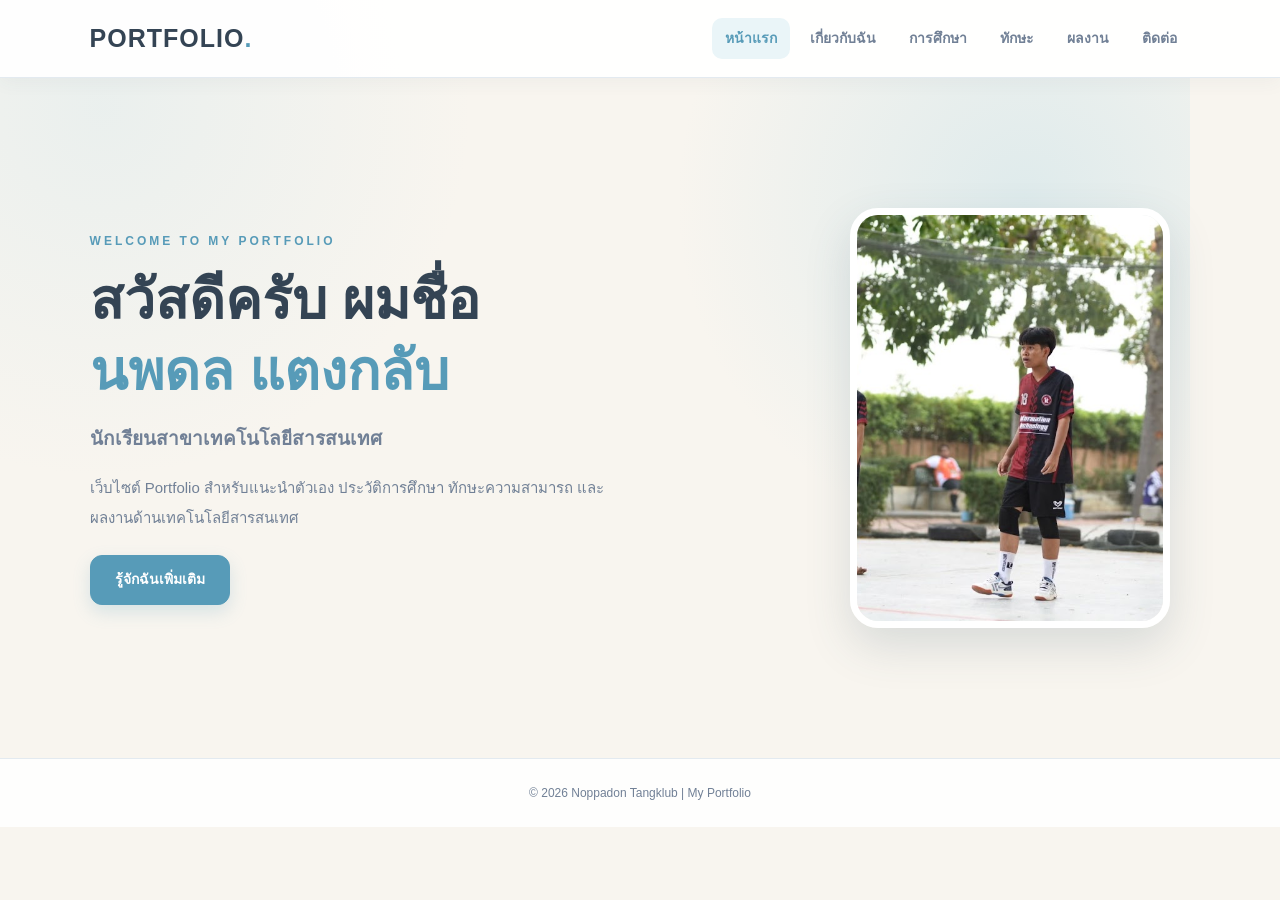
<file: index.html>
<!DOCTYPE html>
<html lang="th">
<head>
    <meta charset="UTF-8">
    <meta name="viewport" content="width=device-width, initial-scale=1.0">
    <title>Portfolio | Noppadon</title>
    <link rel="stylesheet" href="style.css">
</head>
<body>

    <!-- เมนูเว็บไซต์ -->
    <header>
        <div class="logo">PORTFOLIO<span>.</span></div>

        <nav>
            <a href="index.html" class="active">หน้าแรก</a>
            <a href="about.html">เกี่ยวกับฉัน</a>
            <a href="education.html">การศึกษา</a>
            <a href="skills.html">ทักษะ</a>
            <a href="projects.html">ผลงาน</a>
            <a href="contact.html">ติดต่อ</a>
        </nav>
    </header>

    <!-- หน้าแรก -->
    <main class="hero">

        <div class="hero-text">
            <p class="welcome">WELCOME TO MY PORTFOLIO</p>

            <h1>
                สวัสดีครับ ผมชื่อ<br>
                <span>นพดล แตงกลับ</span>
            </h1>

            <h2>นักเรียนสาขาเทคโนโลยีสารสนเทศ</h2>

            <p class="description">
                เว็บไซต์ Portfolio สำหรับแนะนำตัวเอง
                ประวัติการศึกษา ทักษะความสามารถ
                และผลงานด้านเทคโนโลยีสารสนเทศ
            </p>

            <a href="about.html" class="btn">รู้จักฉันเพิ่มเติม</a>
        </div>

        <!-- รูปโปรไฟล์ -->
        <div class="hero-image">
            <img src="1.jpg" alt="รูปโปรไฟล์" class="profile-photo">
        </div>

    </main>

    <!-- ส่วนท้าย -->
    <footer>
        <p>© 2026 Noppadon Tangklub | My Portfolio</p>
    </footer>

</body>
</html>
</file>
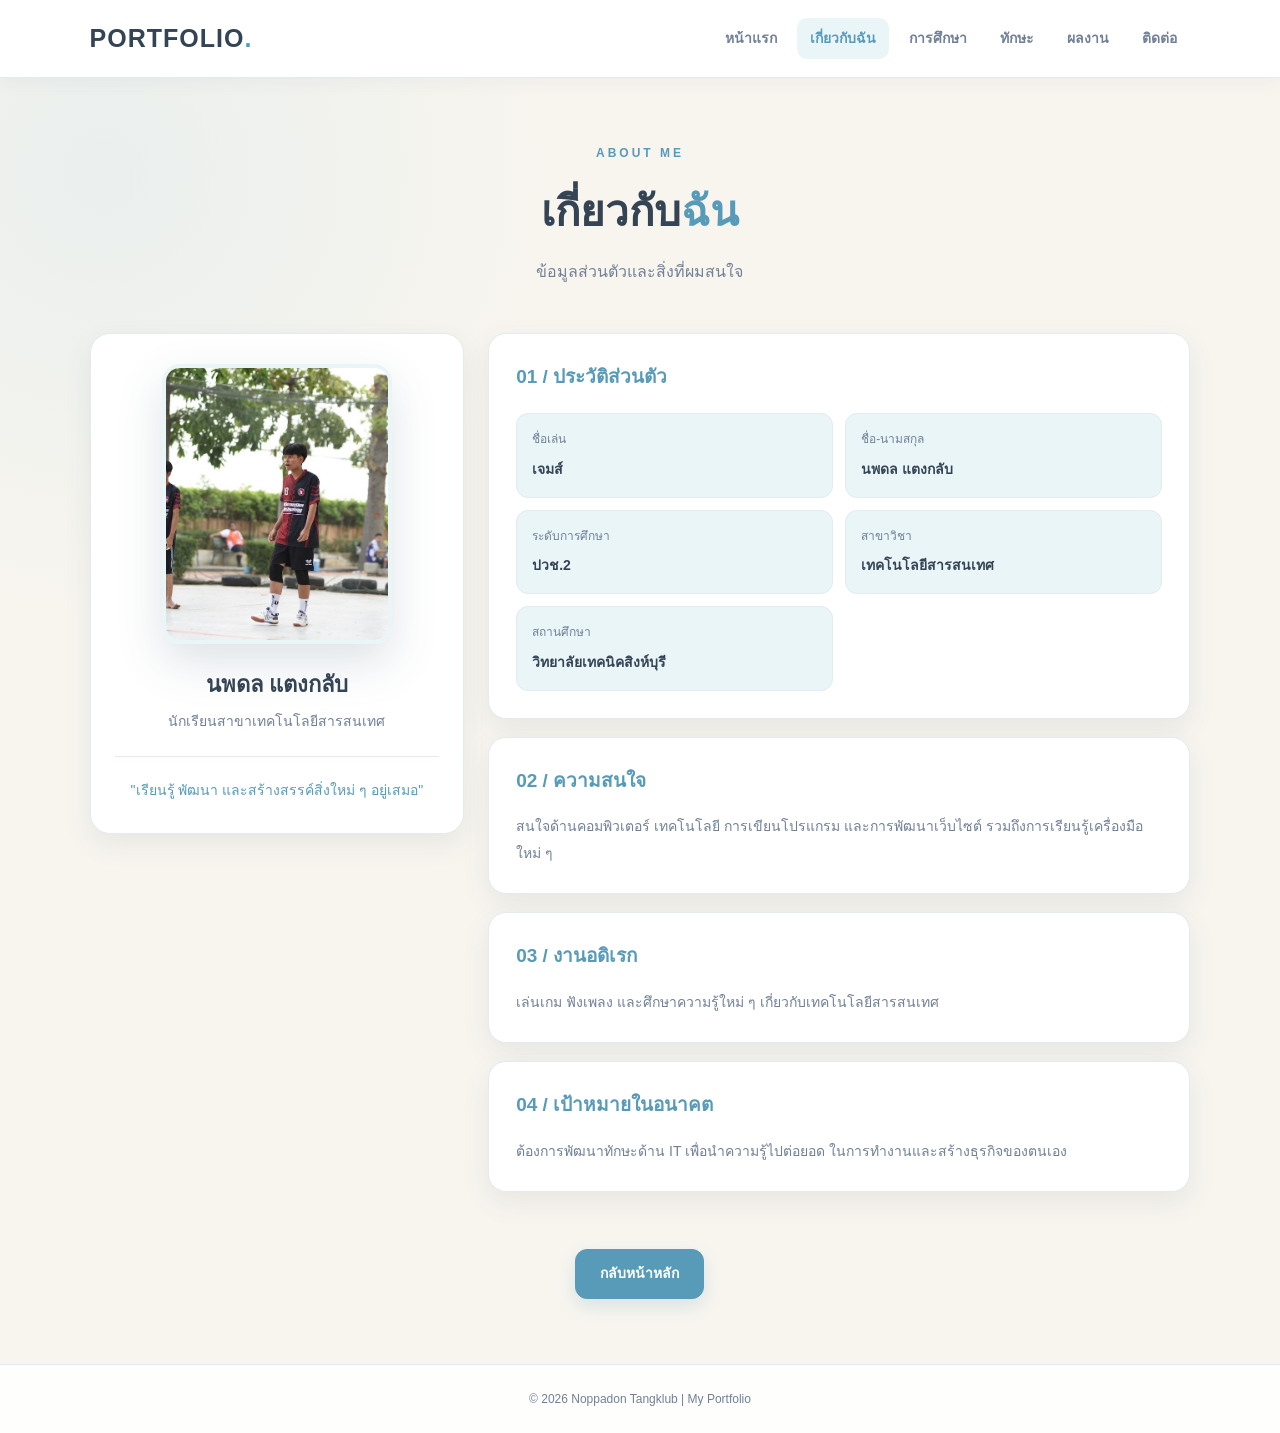
<file: about.html>
<!DOCTYPE html>
<html lang="th">
<head>
    <meta charset="UTF-8">
    <meta name="viewport" content="width=device-width, initial-scale=1.0">
    <title>เกี่ยวกับฉัน | Portfolio</title>
    <link rel="stylesheet" href="style.css?v=2">
</head>
<body>

    <!-- เมนูเว็บไซต์ -->
    <header>
        <div class="logo">PORTFOLIO<span>.</span></div>

        <nav>
            <a href="index.html">หน้าแรก</a>
            <a href="about.html" class="active">เกี่ยวกับฉัน</a>
            <a href="education.html">การศึกษา</a>
            <a href="skills.html">ทักษะ</a>
            <a href="projects.html">ผลงาน</a>
            <a href="contact.html">ติดต่อ</a>
        </nav>
    </header>

    <!-- เนื้อหาหน้าเกี่ยวกับฉัน -->
    <main class="about-page">

        <section class="about-heading">
            <p class="welcome">ABOUT ME</p>
            <h1>เกี่ยวกับ<span>ฉัน</span></h1>
            <p>ข้อมูลส่วนตัวและสิ่งที่ผมสนใจ</p>
        </section>

        <section class="about-layout">

            <!-- โปรไฟล์ -->
            <div class="about-profile">

                <img
                    src="1.jpg"
                    alt="รูปโปรไฟล์ นพดล แตงกลับ"
                    class="profile-photo"
                >

                <h2>นพดล แตงกลับ</h2>
                <p>นักเรียนสาขาเทคโนโลยีสารสนเทศ</p>

                <div class="about-line"></div>

                <p class="about-quote">
                    "เรียนรู้ พัฒนา และสร้างสรรค์สิ่งใหม่ ๆ อยู่เสมอ"
                </p>

            </div>

            <!-- รายละเอียด -->
            <div class="about-details">

                <div class="about-section">
                    <h2>01 / ประวัติส่วนตัว</h2>

                    <div class="about-data">

                        <div>
                            <span>ชื่อเล่น</span>
                            <strong>เจมส์</strong>
                        </div>

                        <div>
                            <span>ชื่อ-นามสกุล</span>
                            <strong>นพดล แตงกลับ</strong>
                        </div>

                        <div>
                            <span>ระดับการศึกษา</span>
                            <strong>ปวช.2</strong>
                        </div>

                        <div>
                            <span>สาขาวิชา</span>
                            <strong>เทคโนโลยีสารสนเทศ</strong>
                        </div>

                        <div>
                            <span>สถานศึกษา</span>
                            <strong>วิทยาลัยเทคนิคสิงห์บุรี</strong>
                        </div>

                    </div>
                </div>

                <div class="about-section">
                    <h2>02 / ความสนใจ</h2>
                    <p>
                        สนใจด้านคอมพิวเตอร์ เทคโนโลยี การเขียนโปรแกรม
                        และการพัฒนาเว็บไซต์ รวมถึงการเรียนรู้เครื่องมือใหม่ ๆ
                    </p>
                </div>

                <div class="about-section">
                    <h2>03 / งานอดิเรก</h2>
                    <p>
                        เล่นเกม ฟังเพลง และศึกษาความรู้ใหม่ ๆ
                        เกี่ยวกับเทคโนโลยีสารสนเทศ
                    </p>
                </div>

                <div class="about-section">
                    <h2>04 / เป้าหมายในอนาคต</h2>
                    <p>
                        ต้องการพัฒนาทักษะด้าน IT เพื่อนำความรู้ไปต่อยอด
                        ในการทำงานและสร้างธุรกิจของตนเอง
                    </p>
                </div>

            </div>

        </section>

        <div class="about-back">
            <a href="index.html" class="btn">กลับหน้าหลัก</a>
        </div>

    </main>

    <!-- ส่วนท้าย -->
    <footer>
        <p>© 2026 Noppadon Tangklub | My Portfolio</p>
    </footer>

</body>
</html>
</file>
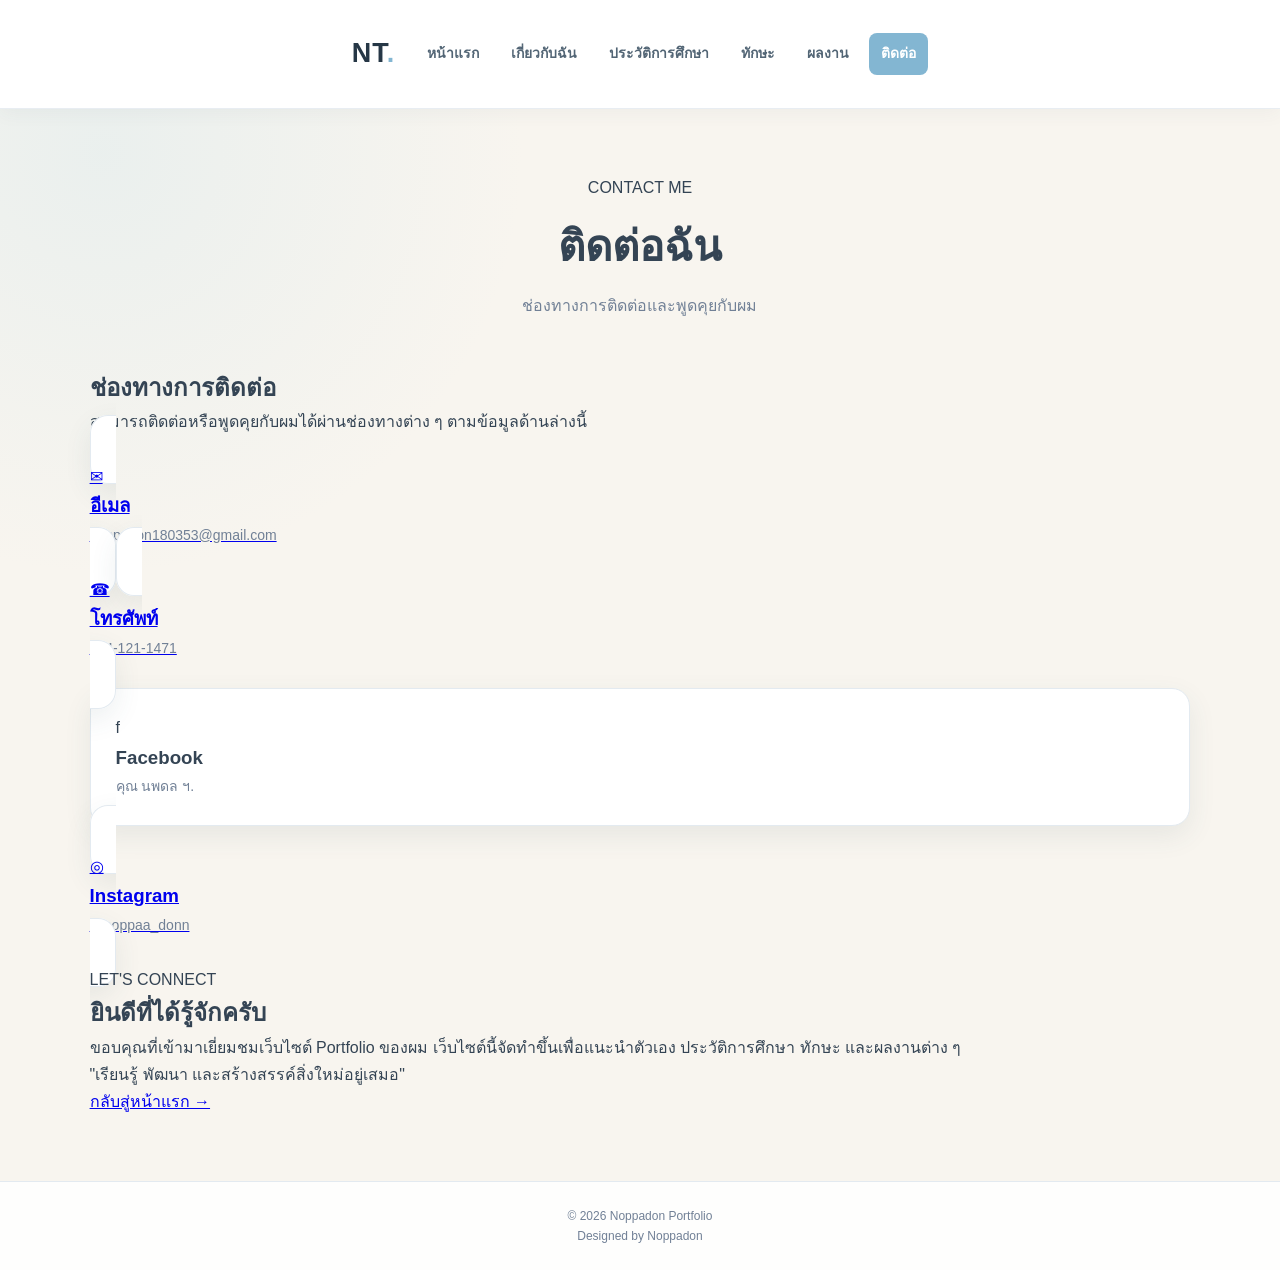
<file: contact.html>
<!DOCTYPE html>
<html lang="th">
<head>
    <meta charset="UTF-8">
    <meta name="viewport" content="width=device-width, initial-scale=1.0">
    <title>ติดต่อฉัน | Noppadon Portfolio</title>
    <link rel="stylesheet" href="style.css?v=2">
</head>
<body>

    <!-- Header -->
    <header class="header">
        <div class="container nav-container">
            <a href="index.html" class="logo">NT<span>.</span></a>

            <nav class="navbar">
                <a href="index.html">หน้าแรก</a>
                <a href="about.html">เกี่ยวกับฉัน</a>
                <a href="education.html">ประวัติการศึกษา</a>
                <a href="skills.html">ทักษะ</a>
                <a href="projects.html">ผลงาน</a>
                <a href="contact.html" class="active">ติดต่อ</a>
            </nav>
        </div>
    </header>

    <!-- Contact -->
    <main class="contact-page">
        <section class="container">

            <div class="page-heading">
                <span class="section-label">CONTACT ME</span>
                <h1>ติดต่อฉัน</h1>
                <p>ช่องทางการติดต่อและพูดคุยกับผม</p>
            </div>

            <div class="contact-layout">

                <!-- Contact Information -->
                <div class="contact-info">
                    <h2>ช่องทางการติดต่อ</h2>
                    <p class="contact-description">
                        สามารถติดต่อหรือพูดคุยกับผมได้ผ่านช่องทางต่าง ๆ
                        ตามข้อมูลด้านล่างนี้
                    </p>

                    <!-- Email -->
                    <a href="mailto:noppadon180353@gmail.com"
                       class="contact-card">
                        <div class="contact-icon">✉</div>
                        <div>
                            <h3>อีเมล</h3>
                            <p>noppadon180353@gmail.com</p>
                        </div>
                    </a>

                    <!-- Phone -->
                    <a href="tel:0841211471" class="contact-card">
                        <div class="contact-icon">☎</div>
                        <div>
                            <h3>โทรศัพท์</h3>
                            <p>084-121-1471</p>
                        </div>
                    </a>

                    <!-- Facebook -->
                    <div class="contact-card">
                        <div class="contact-icon">f</div>
                        <div>
                            <h3>Facebook</h3>
                            <p>คุณ นพดล ฯ.</p>
                        </div>
                    </div>

                    <!-- Instagram -->
                    <a href="https://www.instagram.com/noppaa_donn/"
                       target="_blank"
                       rel="noopener noreferrer"
                       class="contact-card">
                        <div class="contact-icon">◎</div>
                        <div>
                            <h3>Instagram</h3>
                            <p>@noppaa_donn</p>
                        </div>
                    </a>
                </div>

                <!-- Contact Message -->
                <div class="contact-message">
                    <span class="section-label">LET'S CONNECT</span>

                    <h2>ยินดีที่ได้รู้จักครับ</h2>

                    <p>
                        ขอบคุณที่เข้ามาเยี่ยมชมเว็บไซต์ Portfolio
                        ของผม เว็บไซต์นี้จัดทำขึ้นเพื่อแนะนำตัวเอง
                        ประวัติการศึกษา ทักษะ และผลงานต่าง ๆ
                    </p>

                    <div class="contact-quote">
                        "เรียนรู้ พัฒนา และสร้างสรรค์สิ่งใหม่อยู่เสมอ"
                    </div>

                    <a href="index.html" class="contact-button">
                        กลับสู่หน้าแรก →
                    </a>
                </div>

            </div>
        </section>
    </main>

    <!-- Footer -->
    <footer class="footer">
        <p>© 2026 Noppadon Portfolio</p>
        <p>Designed by Noppadon</p>
    </footer>

</body>
</html>
</file>
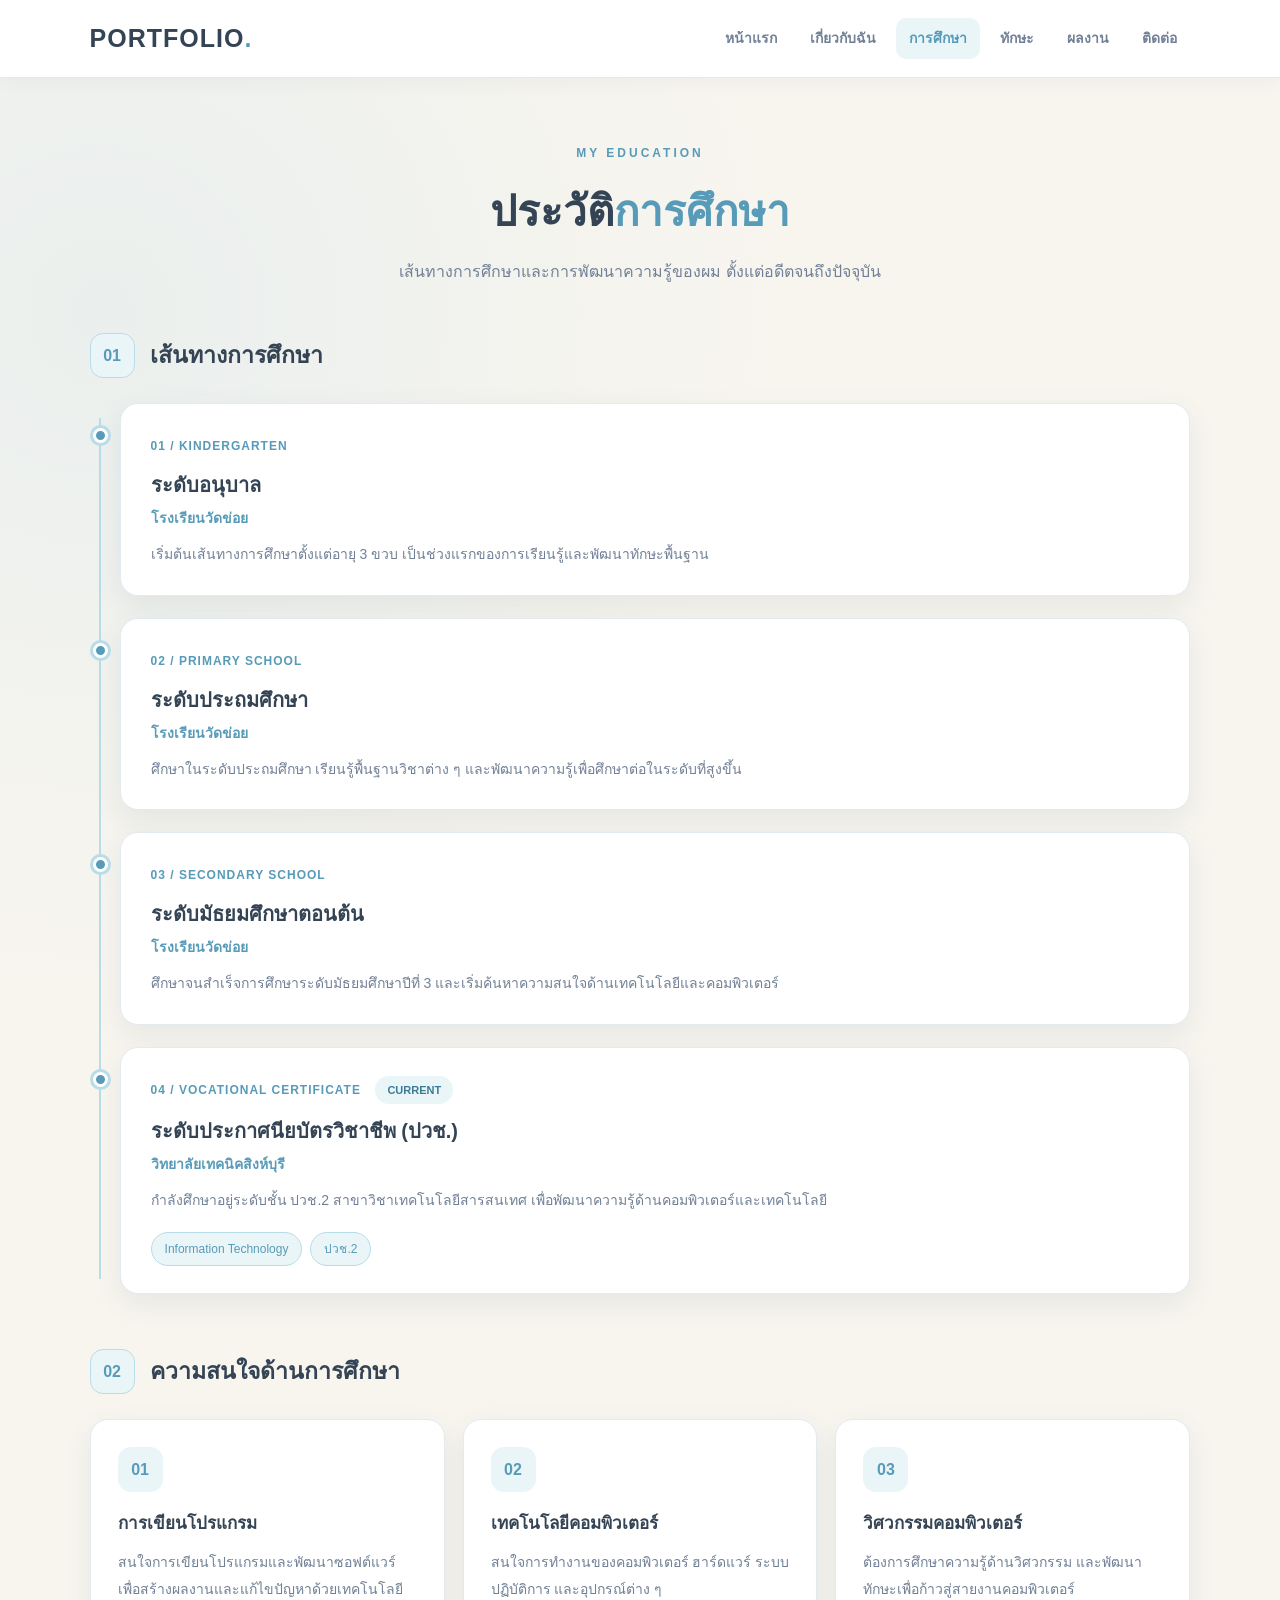
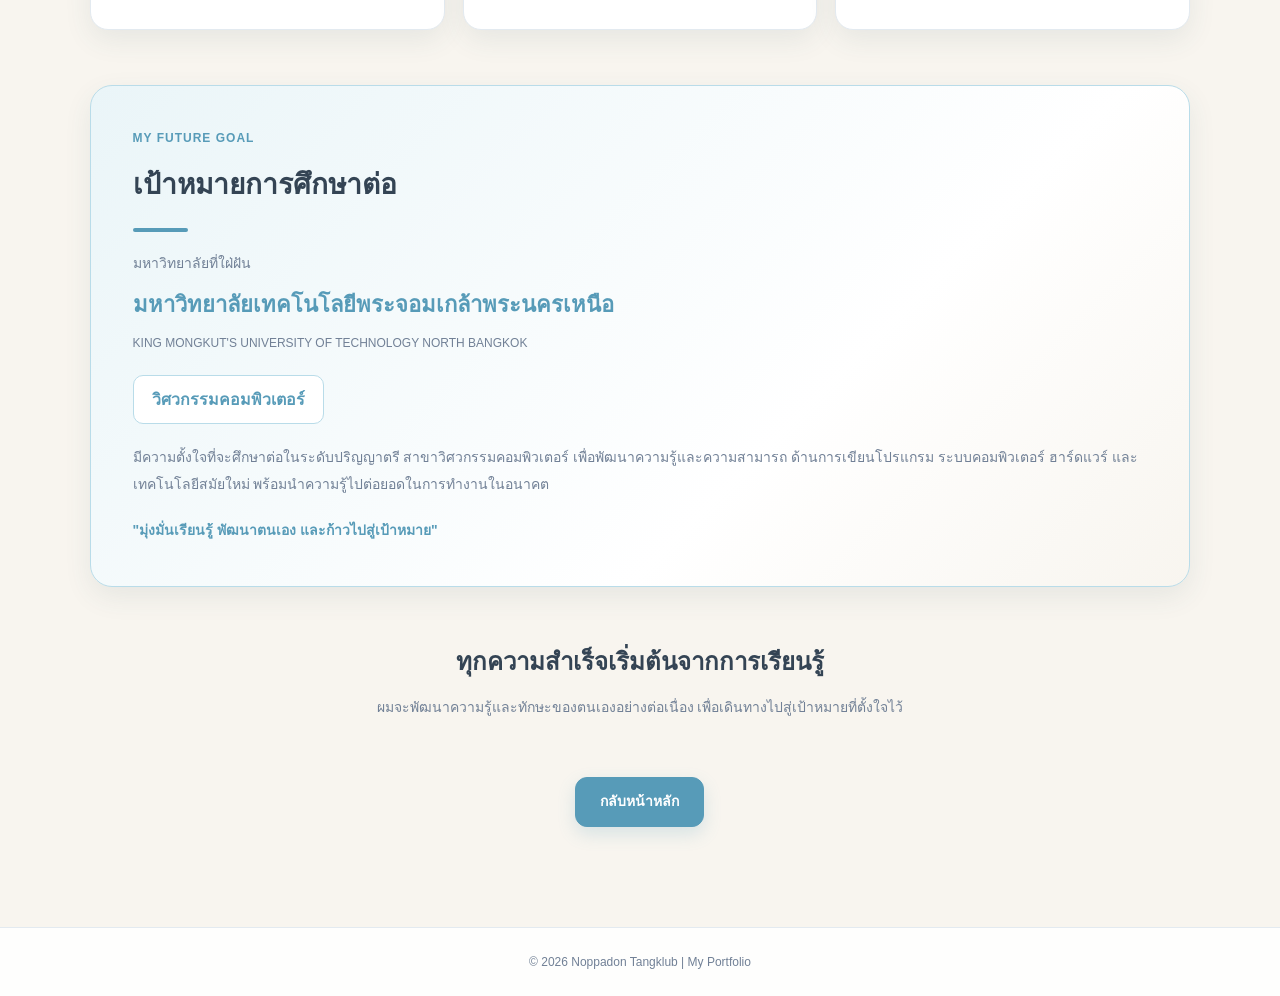
<file: education.html>
<!DOCTYPE html>
<html lang="th">
<head>
    <meta charset="UTF-8">
    <meta name="viewport" content="width=device-width, initial-scale=1.0">
    <title>ประวัติการศึกษา | Noppadon Portfolio</title>
    <link rel="stylesheet" href="style.css?v=2">
</head>

<body>

    <header>
        <div class="logo">PORTFOLIO<span>.</span></div>

        <nav>
            <a href="index.html">หน้าแรก</a>
            <a href="about.html">เกี่ยวกับฉัน</a>
            <a href="education.html" class="active">การศึกษา</a>
            <a href="skills.html">ทักษะ</a>
            <a href="projects.html">ผลงาน</a>
            <a href="contact.html">ติดต่อ</a>
        </nav>
    </header>

    <main class="education-page">

        <!-- หัวข้อ -->
        <section class="education-heading">
            <p class="welcome">MY EDUCATION</p>
            <h1>ประวัติ<span>การศึกษา</span></h1>
            <p>เส้นทางการศึกษาและการพัฒนาความรู้ของผม ตั้งแต่อดีตจนถึงปัจจุบัน</p>
        </section>

        <!-- เส้นทางการศึกษา -->
        <section class="education-section">

            <div class="section-title">
                <span>01</span>
                <h2>เส้นทางการศึกษา</h2>
            </div>

            <div class="education-timeline">

                <div class="timeline-item">
                    <div class="timeline-dot"></div>
                    <div class="timeline-card">
                        <span class="timeline-number">01 / KINDERGARTEN</span>
                        <h3>ระดับอนุบาล</h3>
                        <h4>โรงเรียนวัดข่อย</h4>
                        <p>
                            เริ่มต้นเส้นทางการศึกษาตั้งแต่อายุ 3 ขวบ
                            เป็นช่วงแรกของการเรียนรู้และพัฒนาทักษะพื้นฐาน
                        </p>
                    </div>
                </div>

                <div class="timeline-item">
                    <div class="timeline-dot"></div>
                    <div class="timeline-card">
                        <span class="timeline-number">02 / PRIMARY SCHOOL</span>
                        <h3>ระดับประถมศึกษา</h3>
                        <h4>โรงเรียนวัดข่อย</h4>
                        <p>
                            ศึกษาในระดับประถมศึกษา เรียนรู้พื้นฐานวิชาต่าง ๆ
                            และพัฒนาความรู้เพื่อศึกษาต่อในระดับที่สูงขึ้น
                        </p>
                    </div>
                </div>

                <div class="timeline-item">
                    <div class="timeline-dot"></div>
                    <div class="timeline-card">
                        <span class="timeline-number">03 / SECONDARY SCHOOL</span>
                        <h3>ระดับมัธยมศึกษาตอนต้น</h3>
                        <h4>โรงเรียนวัดข่อย</h4>
                        <p>
                            ศึกษาจนสำเร็จการศึกษาระดับมัธยมศึกษาปีที่ 3
                            และเริ่มค้นหาความสนใจด้านเทคโนโลยีและคอมพิวเตอร์
                        </p>
                    </div>
                </div>

                <div class="timeline-item current">
                    <div class="timeline-dot"></div>
                    <div class="timeline-card">
                        <span class="timeline-number">04 / VOCATIONAL CERTIFICATE</span>
                        <span class="current-label">CURRENT</span>
                        <h3>ระดับประกาศนียบัตรวิชาชีพ (ปวช.)</h3>
                        <h4>วิทยาลัยเทคนิคสิงห์บุรี</h4>
                        <p>
                            กำลังศึกษาอยู่ระดับชั้น ปวช.2
                            สาขาวิชาเทคโนโลยีสารสนเทศ
                            เพื่อพัฒนาความรู้ด้านคอมพิวเตอร์และเทคโนโลยี
                        </p>
                        <div class="education-tags">
                            <span>Information Technology</span>
                            <span>ปวช.2</span>
                        </div>
                    </div>
                </div>

            </div>
        </section>

        <!-- ความสนใจ -->
        <section class="education-interest">

            <div class="section-title">
                <span>02</span>
                <h2>ความสนใจด้านการศึกษา</h2>
            </div>

            <div class="interest-grid">

                <div class="interest-card">
                    <div class="interest-icon">01</div>
                    <h3>การเขียนโปรแกรม</h3>
                    <p>
                        สนใจการเขียนโปรแกรมและพัฒนาซอฟต์แวร์
                        เพื่อสร้างผลงานและแก้ไขปัญหาด้วยเทคโนโลยี
                    </p>
                </div>

                <div class="interest-card">
                    <div class="interest-icon">02</div>
                    <h3>เทคโนโลยีคอมพิวเตอร์</h3>
                    <p>
                        สนใจการทำงานของคอมพิวเตอร์ ฮาร์ดแวร์
                        ระบบปฏิบัติการ และอุปกรณ์ต่าง ๆ
                    </p>
                </div>

                <div class="interest-card">
                    <div class="interest-icon">03</div>
                    <h3>วิศวกรรมคอมพิวเตอร์</h3>
                    <p>
                        ต้องการศึกษาความรู้ด้านวิศวกรรม
                        และพัฒนาทักษะเพื่อก้าวสู่สายงานคอมพิวเตอร์
                    </p>
                </div>

            </div>
        </section>

        <!-- เป้าหมายในอนาคต -->
        <section class="future-education">

            <p class="future-label">MY FUTURE GOAL</p>
            <h2>เป้าหมายการศึกษาต่อ</h2>
            <div class="future-line"></div>

            <p class="future-subtitle">มหาวิทยาลัยที่ใฝ่ฝัน</p>

            <h3>มหาวิทยาลัยเทคโนโลยีพระจอมเกล้าพระนครเหนือ</h3>

            <h4>
                KING MONGKUT'S UNIVERSITY OF TECHNOLOGY NORTH BANGKOK
            </h4>

            <div class="future-major">
                วิศวกรรมคอมพิวเตอร์
            </div>

            <p class="future-description">
                มีความตั้งใจที่จะศึกษาต่อในระดับปริญญาตรี
                สาขาวิศวกรรมคอมพิวเตอร์ เพื่อพัฒนาความรู้และความสามารถ
                ด้านการเขียนโปรแกรม ระบบคอมพิวเตอร์ ฮาร์ดแวร์
                และเทคโนโลยีสมัยใหม่ พร้อมนำความรู้ไปต่อยอดในการทำงานในอนาคต
            </p>

            <div class="future-quote">
                "มุ่งมั่นเรียนรู้ พัฒนาตนเอง และก้าวไปสู่เป้าหมาย"
            </div>

        </section>

        <!-- ข้อความปิดท้าย -->
        <section class="education-ending">
            <h2>ทุกความสำเร็จเริ่มต้นจากการเรียนรู้</h2>
            <p>
                ผมจะพัฒนาความรู้และทักษะของตนเองอย่างต่อเนื่อง
                เพื่อเดินทางไปสู่เป้าหมายที่ตั้งใจไว้
            </p>
        </section>

        <div class="education-back">
            <a href="index.html" class="btn">กลับหน้าหลัก</a>
        </div>

    </main>

    <footer>
        <p>© 2026 Noppadon Tangklub | My Portfolio</p>
    </footer>

</body>
</html>
</file>
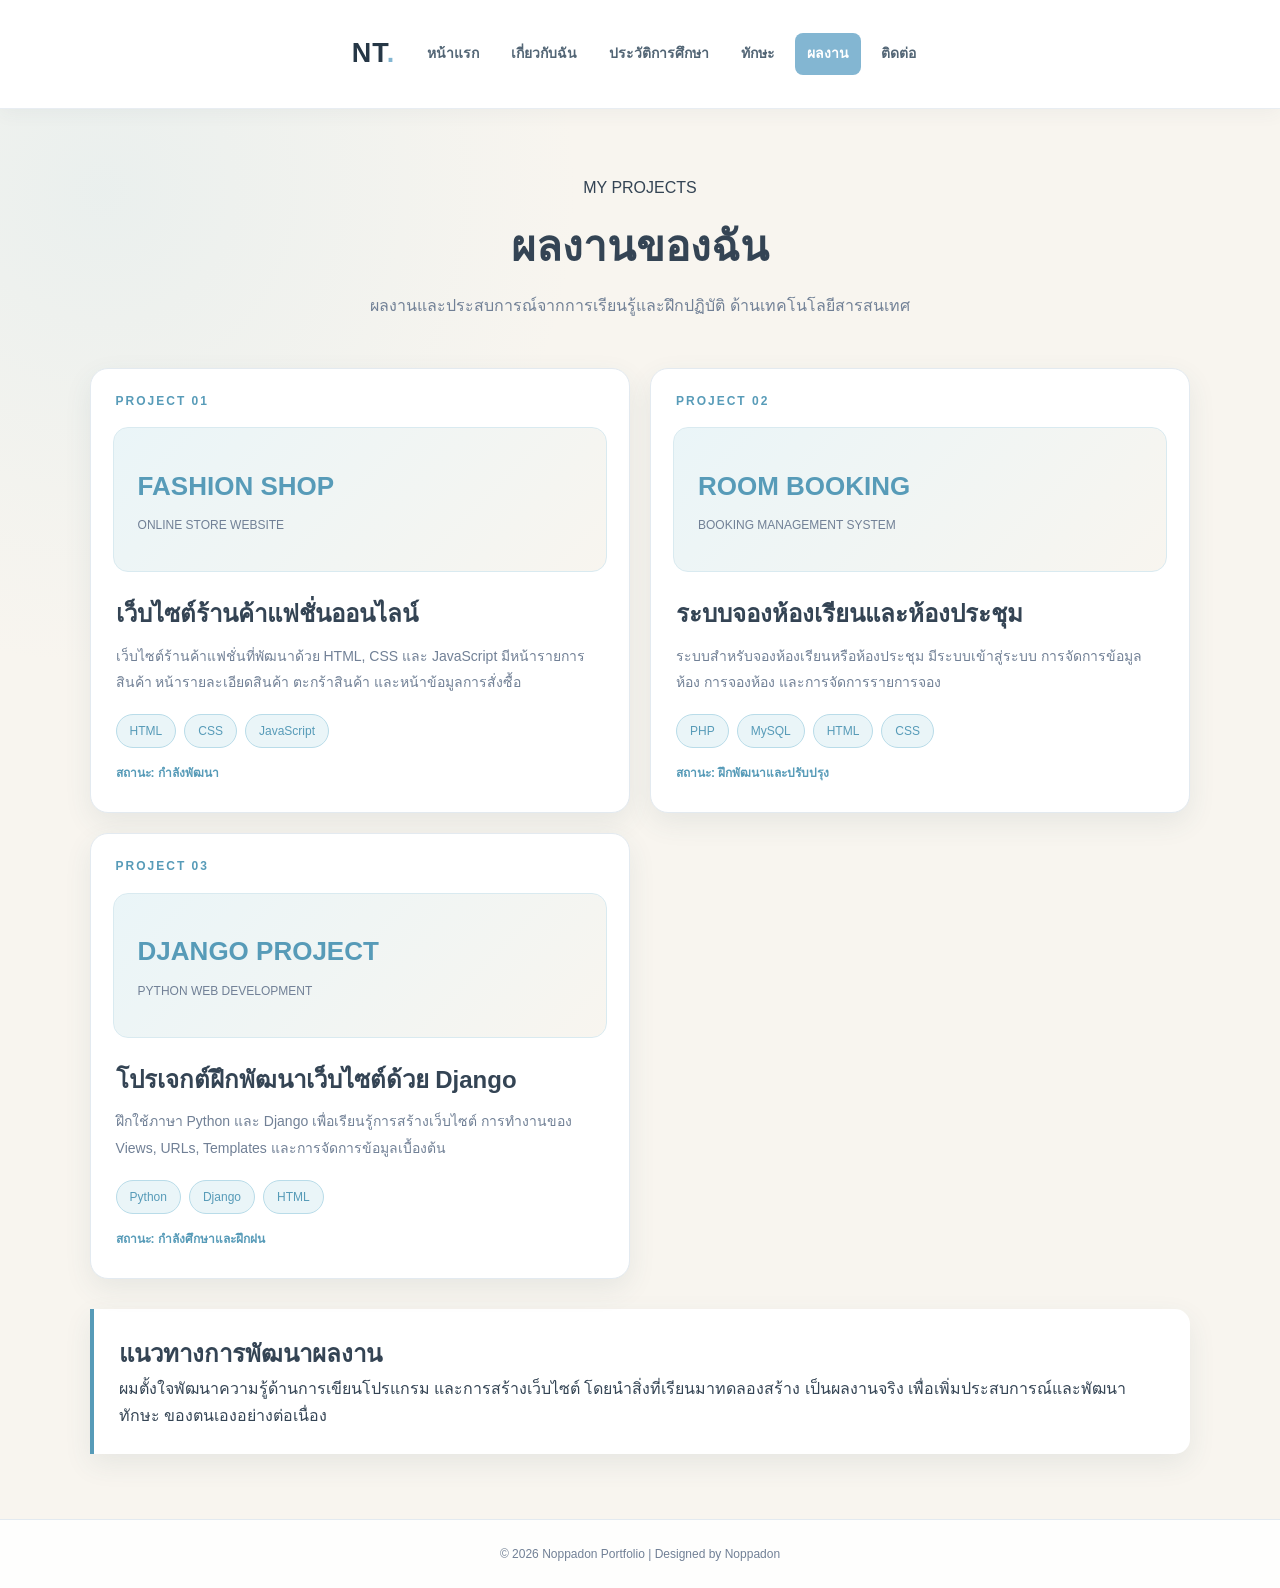
<file: projects.html>
<!DOCTYPE html>
<html lang="th">
<head>
    <meta charset="UTF-8">
    <meta name="viewport" content="width=device-width, initial-scale=1.0">
    <title>ผลงาน | Noppadon Portfolio</title>
    <link rel="stylesheet" href="style.css?v=3">
</head>

<body>

    <!-- HEADER -->
    <header class="header">
        <div class="container nav-container">

            <a href="index.html" class="logo">NT<span>.</span></a>

            <nav class="navbar">
                <a href="index.html">หน้าแรก</a>
                <a href="about.html">เกี่ยวกับฉัน</a>
                <a href="education.html">ประวัติการศึกษา</a>
                <a href="skills.html">ทักษะ</a>
                <a href="projects.html" class="active">ผลงาน</a>
                <a href="contact.html">ติดต่อ</a>
            </nav>

        </div>
    </header>

    <!-- MAIN CONTENT -->
    <main class="projects-page">

        <!-- PAGE HEADING -->
        <section class="page-heading">
            <span class="section-label">MY PROJECTS</span>
            <h1>ผลงานของฉัน</h1>
            <p>
                ผลงานและประสบการณ์จากการเรียนรู้และฝึกปฏิบัติ
                ด้านเทคโนโลยีสารสนเทศ
            </p>
        </section>

        <!-- PROJECTS -->
        <section class="projects-grid">

            <!-- PROJECT 01 -->
            <article class="project-card">

                <div class="project-number">PROJECT 01</div>

                <div class="project-preview">
                    <span>FASHION SHOP</span>
                    <small>ONLINE STORE WEBSITE</small>
                </div>

                <div class="project-content">
                    <h2>เว็บไซต์ร้านค้าแฟชั่นออนไลน์</h2>

                    <p>
                        เว็บไซต์ร้านค้าแฟชั่นที่พัฒนาด้วย HTML, CSS
                        และ JavaScript มีหน้ารายการสินค้า
                        หน้ารายละเอียดสินค้า ตะกร้าสินค้า
                        และหน้าข้อมูลการสั่งซื้อ
                    </p>

                    <div class="project-tags">
                        <span>HTML</span>
                        <span>CSS</span>
                        <span>JavaScript</span>
                    </div>

                    <p class="project-status">สถานะ: กำลังพัฒนา</p>
                </div>

            </article>

            <!-- PROJECT 02 -->
            <article class="project-card">

                <div class="project-number">PROJECT 02</div>

                <div class="project-preview">
                    <span>ROOM BOOKING</span>
                    <small>BOOKING MANAGEMENT SYSTEM</small>
                </div>

                <div class="project-content">
                    <h2>ระบบจองห้องเรียนและห้องประชุม</h2>

                    <p>
                        ระบบสำหรับจองห้องเรียนหรือห้องประชุม
                        มีระบบเข้าสู่ระบบ การจัดการข้อมูลห้อง
                        การจองห้อง และการจัดการรายการจอง
                    </p>

                    <div class="project-tags">
                        <span>PHP</span>
                        <span>MySQL</span>
                        <span>HTML</span>
                        <span>CSS</span>
                    </div>

                    <p class="project-status">สถานะ: ฝึกพัฒนาและปรับปรุง</p>
                </div>

            </article>

            <!-- PROJECT 03 -->
            <article class="project-card">

                <div class="project-number">PROJECT 03</div>

                <div class="project-preview">
                    <span>DJANGO PROJECT</span>
                    <small>PYTHON WEB DEVELOPMENT</small>
                </div>

                <div class="project-content">
                    <h2>โปรเจกต์ฝึกพัฒนาเว็บไซต์ด้วย Django</h2>

                    <p>
                        ฝึกใช้ภาษา Python และ Django
                        เพื่อเรียนรู้การสร้างเว็บไซต์ การทำงานของ Views,
                        URLs, Templates และการจัดการข้อมูลเบื้องต้น
                    </p>

                    <div class="project-tags">
                        <span>Python</span>
                        <span>Django</span>
                        <span>HTML</span>
                    </div>

                    <p class="project-status">สถานะ: กำลังศึกษาและฝึกฝน</p>
                </div>

            </article>

        </section>

        <!-- PROJECT NOTE -->
        <section class="projects-note">

            <h2>แนวทางการพัฒนาผลงาน</h2>

            <p>
                ผมตั้งใจพัฒนาความรู้ด้านการเขียนโปรแกรม
                และการสร้างเว็บไซต์ โดยนำสิ่งที่เรียนมาทดลองสร้าง
                เป็นผลงานจริง เพื่อเพิ่มประสบการณ์และพัฒนาทักษะ
                ของตนเองอย่างต่อเนื่อง
            </p>

        </section>

    </main>

    <!-- FOOTER -->
    <footer class="footer">
        <p>© 2026 Noppadon Portfolio | Designed by Noppadon</p>
    </footer>

</body>
</html>
</file>
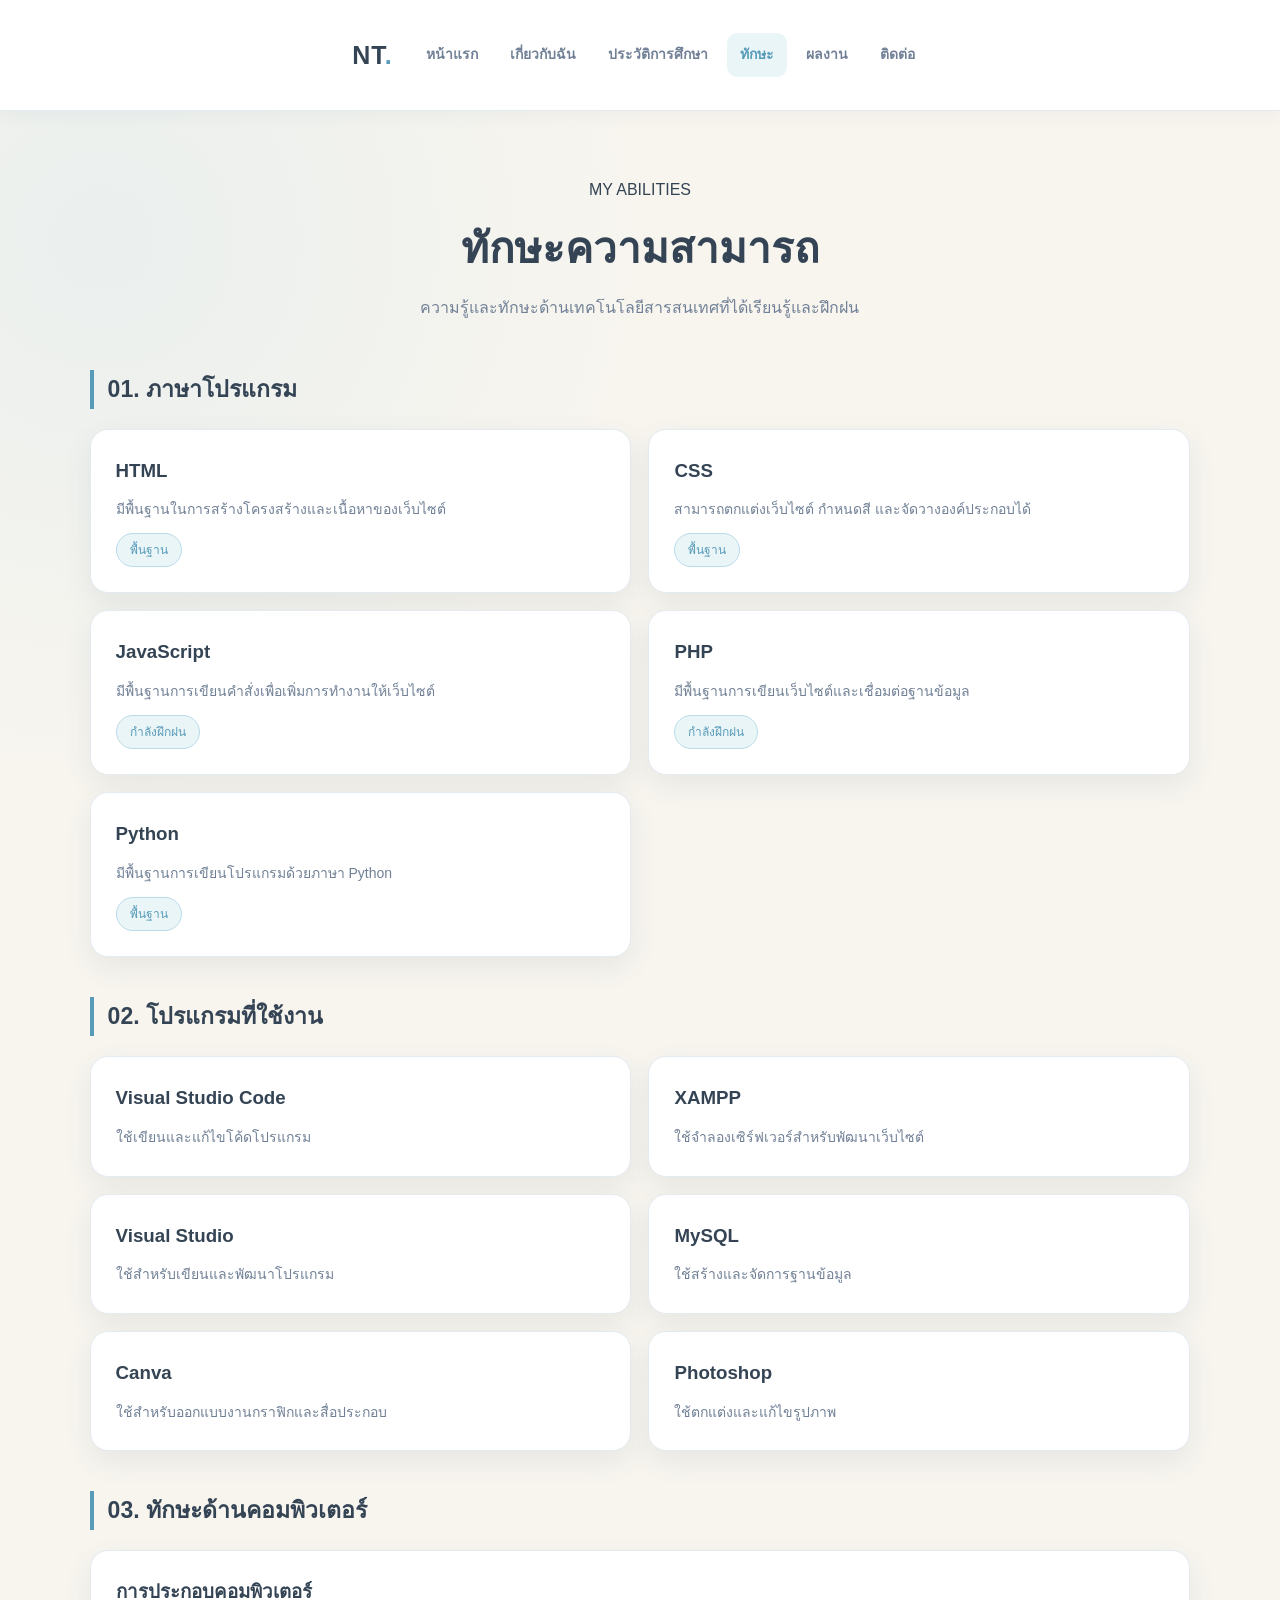
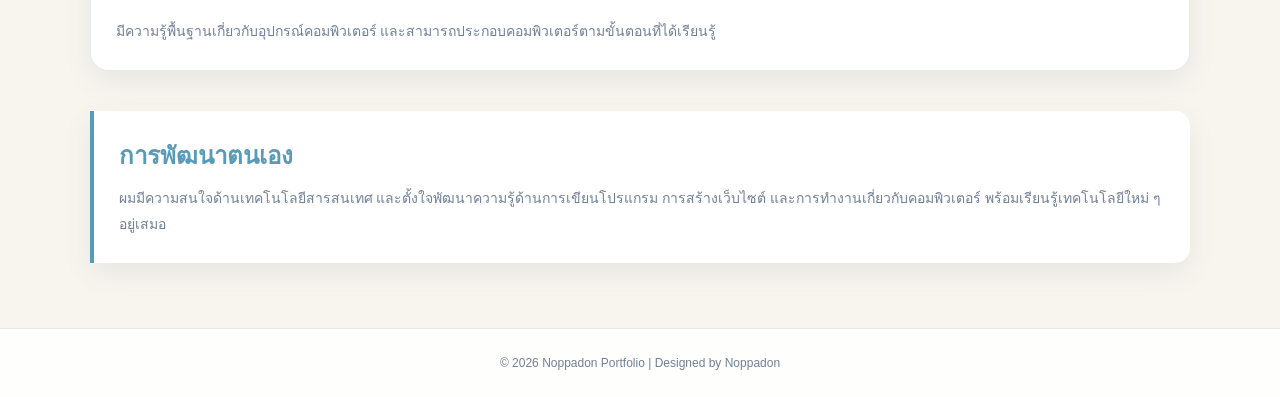
<file: skills.html>
<!DOCTYPE html>
<html lang="th">
<head>
    <meta charset="UTF-8">
    <meta name="viewport" content="width=device-width, initial-scale=1.0">
    <title>ทักษะความสามารถ | Noppadon Portfolio</title>
    <link rel="stylesheet" href="style.css?v=3">

    <style>
        /* HEADER */
        header.header {
            width: 100%;
            background: #ffffff;
            border-bottom: 1px solid #e3eaf0;
            position: relative;
            z-index: 100;
        }

        header.header .nav-container {
            max-width: 1200px;
            margin: 0 auto;
            padding: 18px 25px;
            display: flex;
            flex-direction: row;
            align-items: center;
            justify-content: space-between;
            gap: 20px;
        }

        header.header .logo {
            font-size: 25px;
            font-weight: 800;
            color: #344454;
            text-decoration: none;
            white-space: nowrap;
        }

        header.header .logo span {
            color: #579bb8;
        }

        header.header nav.navbar {
            display: flex;
            flex-direction: row;
            align-items: center;
            justify-content: flex-end;
            flex-wrap: wrap;
            gap: 6px;
        }

        header.header .navbar a {
            display: inline-block;
            padding: 10px 13px;
            color: #718096;
            text-decoration: none;
            font-size: 14px;
            font-weight: 600;
            border-radius: 10px;
            transition: 0.3s;
        }

        header.header .navbar a:hover,
        header.header .navbar a.active {
            color: #579bb8;
            background: #eaf5f8;
        }

        @media (max-width: 768px) {
            header.header .nav-container {
                flex-direction: column;
            }

            header.header nav.navbar {
                justify-content: center;
            }
        }
    </style>
</head>

<body>

<!-- HEADER -->
<header class="header">
    <div class="container nav-container">

        <a href="index.html" class="logo">NT<span>.</span></a>

        <nav class="navbar">
            <a href="index.html">หน้าแรก</a>
            <a href="about.html">เกี่ยวกับฉัน</a>
            <a href="education.html">ประวัติการศึกษา</a>
            <a href="skills.html" class="active">ทักษะ</a>
            <a href="projects.html">ผลงาน</a>
            <a href="contact.html">ติดต่อ</a>
        </nav>

    </div>
</header>

<!-- MAIN -->
<main class="skills-page">

    <section class="page-heading">
        <span class="section-label">MY ABILITIES</span>
        <h1>ทักษะความสามารถ</h1>
        <p>ความรู้และทักษะด้านเทคโนโลยีสารสนเทศที่ได้เรียนรู้และฝึกฝน</p>
    </section>

    <!-- ภาษาโปรแกรม -->
    <section class="skills-section">

        <h2 class="skills-title">01. ภาษาโปรแกรม</h2>

        <div class="skills-grid">

            <div class="skill-card">
                <h3>HTML</h3>
                <p>มีพื้นฐานในการสร้างโครงสร้างและเนื้อหาของเว็บไซต์</p>
                <span>พื้นฐาน</span>
            </div>

            <div class="skill-card">
                <h3>CSS</h3>
                <p>สามารถตกแต่งเว็บไซต์ กำหนดสี และจัดวางองค์ประกอบได้</p>
                <span>พื้นฐาน</span>
            </div>

            <div class="skill-card">
                <h3>JavaScript</h3>
                <p>มีพื้นฐานการเขียนคำสั่งเพื่อเพิ่มการทำงานให้เว็บไซต์</p>
                <span>กำลังฝึกฝน</span>
            </div>

            <div class="skill-card">
                <h3>PHP</h3>
                <p>มีพื้นฐานการเขียนเว็บไซต์และเชื่อมต่อฐานข้อมูล</p>
                <span>กำลังฝึกฝน</span>
            </div>

            <div class="skill-card">
                <h3>Python</h3>
                <p>มีพื้นฐานการเขียนโปรแกรมด้วยภาษา Python</p>
                <span>พื้นฐาน</span>
            </div>

        </div>
    </section>

    <!-- โปรแกรมที่ใช้งาน -->
    <section class="skills-section">

        <h2 class="skills-title">02. โปรแกรมที่ใช้งาน</h2>

        <div class="software-grid">

            <div class="software-card">
                <h3>Visual Studio Code</h3>
                <p>ใช้เขียนและแก้ไขโค้ดโปรแกรม</p>
            </div>

            <div class="software-card">
                <h3>XAMPP</h3>
                <p>ใช้จำลองเซิร์ฟเวอร์สำหรับพัฒนาเว็บไซต์</p>
            </div>

            <div class="software-card">
                <h3>Visual Studio</h3>
                <p>ใช้สำหรับเขียนและพัฒนาโปรแกรม</p>
            </div>

            <div class="software-card">
                <h3>MySQL</h3>
                <p>ใช้สร้างและจัดการฐานข้อมูล</p>
            </div>

            <div class="software-card">
                <h3>Canva</h3>
                <p>ใช้สำหรับออกแบบงานกราฟิกและสื่อประกอบ</p>
            </div>

            <div class="software-card">
                <h3>Photoshop</h3>
                <p>ใช้ตกแต่งและแก้ไขรูปภาพ</p>
            </div>

        </div>
    </section>

    <!-- ทักษะคอมพิวเตอร์ -->
    <section class="skills-section">

        <h2 class="skills-title">03. ทักษะด้านคอมพิวเตอร์</h2>

        <div class="computer-skill-card">
            <h3>การประกอบคอมพิวเตอร์</h3>
            <p>
                มีความรู้พื้นฐานเกี่ยวกับอุปกรณ์คอมพิวเตอร์
                และสามารถประกอบคอมพิวเตอร์ตามขั้นตอนที่ได้เรียนรู้
            </p>
        </div>

    </section>

    <!-- การพัฒนาตนเอง -->
    <section class="skills-summary">

        <h2>การพัฒนาตนเอง</h2>

        <p>
            ผมมีความสนใจด้านเทคโนโลยีสารสนเทศ
            และตั้งใจพัฒนาความรู้ด้านการเขียนโปรแกรม
            การสร้างเว็บไซต์ และการทำงานเกี่ยวกับคอมพิวเตอร์
            พร้อมเรียนรู้เทคโนโลยีใหม่ ๆ อยู่เสมอ
        </p>

    </section>

</main>

<!-- FOOTER -->
<footer class="footer">
    <p>© 2026 Noppadon Portfolio | Designed by Noppadon</p>
</footer>

</body>
</html>
</file>
<file: style.css>
/* =========================================
   NOPPADON PORTFOLIO
   SKY BLUE • WHITE • CREAM • GRAY
   Complete shared stylesheet
========================================= */

:root {
  --blue: #b9dce9;
  --blue-dark: #579bb8;
  --blue-pale: #eaf5f8;
  --cream: #f8f5ef;
  --white: #ffffff;
  --dark: #344454;
  --gray: #718096;
  --line: #e3eaf0;
  --shadow: 0 10px 28px rgba(58, 88, 105, .09);
}

* {
  box-sizing: border-box;
  margin: 0;
  padding: 0;
}

html { scroll-behavior: smooth; }

body {
  min-height: 100vh;
  font-family: "Segoe UI", Tahoma, sans-serif;
  background:
    radial-gradient(circle at 8% 12%, rgba(185,220,233,.22), transparent 26%),
    var(--cream);
color: var(--dark);
  line-height: 1.7;
}

img { max-width: 100%; }
a { transition: .2s ease; }
button { font: inherit; }

/* HEADER + NAVIGATION */
header {
  width: 100%;
  min-height: 78px;
  padding: 15px 7%;
  display: flex;
  align-items: center;
  justify-content: space-between;
  gap: 24px;
  background: rgba(255,255,255,.96);
  border-bottom: 1px solid var(--line);
  box-shadow: 0 4px 18px rgba(58,88,105,.05);
  position: sticky;
  top: 0;
  z-index: 20;
}

.logo {
  color: var(--dark);
  font-size: 24px;
  font-weight: 800;
  letter-spacing: 1px;
  white-space: nowrap;
}
.logo span { color: var(--blue-dark); }

nav {
  display: flex;
  align-items: center;
  justify-content: flex-end;
  flex-wrap: wrap;
  gap: 7px;
}

nav a {
  padding: 9px 13px;
  color: var(--gray);
  text-decoration: none;
  font-size: 14px;
  font-weight: 600;
  border-radius: 10px;
}
nav a:hover, nav a.active {
  color: var(--blue-dark);
  background: var(--blue-pale);
}

/* SHARED PAGE ELEMENTS */
.welcome {
  color: var(--blue-dark);
  font-size: 12px;
  font-weight: 800;
  letter-spacing: 3px;
  margin-bottom: 13px;
}

.btn {
  display: inline-flex;
  align-items: center;
  justify-content: center;
   margin-top: 22px;
  padding: 12px 24px;
  border: 1px solid var(--blue-dark);
  border-radius: 12px;
  background: var(--blue-dark);
  color: var(--white);
  text-decoration: none;
  font-size: 14px;
  font-weight: 700;
  box-shadow: 0 7px 18px rgba(87,155,184,.2);
}
.btn:hover {
  background: #477f99;
  transform: translateY(-2px);
  box-shadow: 0 10px 22px rgba(87,155,184,.25);
}

.about-card, .info-card, .about-section, .timeline-card,
.interest-card, .skill-card, .software-card, .computer-skill-card,
.project-card, .contact-card {
  background: var(--white);
  border: 1px solid var(--line);
  border-radius: 18px;
  box-shadow: var(--shadow);
  transition: transform .22s ease, box-shadow .22s ease;
}

.about-card:hover, .info-card:hover, .about-section:hover,
.interest-card:hover, .skill-card:hover, .software-card:hover,
.computer-skill-card:hover, .project-card:hover, .contact-card:hover {
  transform: translateY(-4px);
  box-shadow: 0 14px 32px rgba(58,88,105,.13);
}

.about-card p, .info-card p, .about-info p, .about-section p,
.timeline-card p, .interest-card p, .skill-card p, .software-card p,
.computer-skill-card p, .project-content p, .skills-summary p,
.contact-card p {
  color: var(--gray);
  font-size: 14px;
  line-height: 1.9;
}

/* HOME / HERO */
.hero {
  width: min(1120px, 86%);
  min-height: 680px;
  margin: auto;
  padding: 75px 0;
  display: flex;
  align-items: center;
  justify-content: space-between;
  gap: 55px;
  background: radial-gradient(circle at 85% 18%, rgba(169,213,229,.32), transparent 32%);
}

.hero-text { flex: 1; max-width: 610px; }
.hero h1 {
  color: var(--dark);
  font-size: clamp(36px, 5vw, 55px);
  line-height: 1.3;
  font-weight: 800;
  margin-bottom: 15px;
}
.hero h1 span { color: var(--blue-dark); }
.hero h2 {
  color: var(--gray);
  font-size: 19px;
    font-weight: 600;
  margin-bottom: 18px;
}
.description {
  max-width: 530px;
  color: var(--gray);
  font-size: 15px;
  line-height: 2;
}
.hero-image {
  flex: 0 1 360px;
  display: flex;
  justify-content: center;
  align-items: center;
}
.profile-photo {
  display: block;
  width: 320px;
  height: 420px;
  object-fit: cover;
  object-position: center;
  border: 7px solid var(--white);
  border-radius: 28px;
  box-shadow: 0 18px 45px rgba(58,88,105,.17);
}
.profile-circle {
  width: 300px;
  height: 300px;
  display: grid;
  place-items: center;
  border-radius: 50%;
  background: linear-gradient(145deg, var(--blue-pale), var(--blue));
     color: var(--blue-dark);
  border: 8px solid var(--white);
  box-shadow: var(--shadow);
  font-size: 64px;
  font-weight: 800;
}

/* COMMON PAGE HEADINGS */
.page-heading, .about-heading, .education-heading,
.skills-heading, .projects-heading, .contact-heading {
  text-align: center;
  margin-bottom: 48px;
}
.page-heading h1, .about-heading h1, .education-heading h1,
.skills-heading h1, .projects-heading h1, .contact-heading h1 {
  color: var(--dark);
  font-size: clamp(32px, 4vw, 42px);
  margin: 10px 0;
}
.page-heading h1 span, .about-heading h1 span,
.education-heading h1 span, .skills-heading h1 span,
.projects-heading h1 span, .contact-heading h1 span {
  color: var(--blue-dark);
}
.page-heading > p:last-child, .about-heading > p:last-child,
.education-heading > p:last-child, .skills-heading > p:last-child,
.projects-heading > p:last-child, .contact-heading > p:last-child {
  color: var(--gray);
}

/* ABOUT PAGE */
.about-page, .education-page, .skills-page, .projects-page,
.contact-page, .content-page {
  width: 86%;
  max-width: 1150px;
  margin: auto;
  padding: 65px 0;
}
.about-layout {
  display: grid;
  grid-template-columns: .8fr 1.5fr;
  gap: 24px;
  align-items: start;
}
.about-profile {
  padding: 30px 24px;
  text-align: center;
  height: fit-content;
  background: var(--white);
  border: 1px solid var(--line);
  border-radius: 20px;
  box-shadow: var(--shadow);
}
.about-profile .profile-photo {
  width: 100%;
  max-width: 230px;
  height: 280px;
  margin: 0 auto 22px;
  object-fit: cover;
  border-radius: 18px;
  border: 4px solid var(--blue-pale);
}
.about-profile h2 { color: var(--dark); font-size: 22px; margin-bottom: 7px; }
.about-profile > p { color: var(--gray); font-size: 14px; }
.about-line { height: 1px; background: var(--line); margin: 22px 0; }
.about-quote { color: var(--blue-dark) !important; }
.about-details { display: grid; gap: 18px; }
.about-section { padding: 27px; }
.about-section h2 { color: var(--blue-dark); font-size: 19px; margin-bottom: 16px; }
.about-data, .about-information, .about-grid {
  display: grid;
  grid-template-columns: repeat(2, minmax(0,1fr));
  gap: 12px;
  margin-top: 20px;
}
.about-data div, .about-information div {
  padding: 15px;
  border-radius: 12px;
  background: var(--blue-pale);
  border: 1px solid var(--line);
}
.about-data span, .about-information span {
  display: block;
  color: var(--gray);
  font-size: 12px;
  margin-bottom: 5px;
}
.about-data strong, .about-information strong { color: var(--dark); font-size: 14px; }
.about-back { text-align: center; margin-top: 35px; }

/* EDUCATION PAGE */
.education-section { margin-bottom: 55px; }
.section-title {
  display: flex;
  align-items: center;
  gap: 15px;
  margin: 45px 0 25px;
}
.section-title > span {
  width: 45px;
   height: 45px;
  display: grid;
  place-items: center;
  border-radius: 13px;
  color: var(--blue-dark);
  background: var(--blue-pale);
  border: 1px solid var(--blue);
  font-weight: 700;
}
.section-title h2 { color: var(--dark); font-size: 23px; }
.education-timeline {
  position: relative;
  display: grid;
  gap: 22px;
  padding-left: 30px;
}
.education-timeline::before {
  content: "";
  position: absolute;
  left: 9px;
  top: 15px;
  bottom: 15px;
  width: 2px;
  background: var(--blue);
}
.timeline-item { position: relative; }
.timeline-dot {
  position: absolute;
  left: -27px;
  top: 25px;
  width: 15px;
  height: 15px;
  border-radius: 50%;
  background: var(--blue-dark);
  border: 3px solid var(--white);
  box-shadow: 0 0 0 3px var(--blue);
}
.timeline-card { padding: 27px 30px; }
.timeline-number, .future-label {
  color: var(--blue-dark);
  font-size: 12px;
  letter-spacing: 1px;
  font-weight: 700;
}
.timeline-card h3 { color: var(--dark); font-size: 20px; margin: 10px 0 5px; }
.timeline-card h4 { color: var(--blue-dark); font-size: 14px; margin-bottom: 10px; }
.current-label {
  display: inline-block;
  margin-left: 10px;
  padding: 5px 12px;
  border-radius: 30px;
  color: #397c98;
  background: var(--blue-pale);
  font-size: 11px;
  font-weight: 700;
}
.education-tags, .project-tags { display: flex; flex-wrap: wrap; gap: 8px; margin-top: 18px; }
.education-tags span, .project-tags span, .skill-card span {
  display: inline-block;
  padding: 6px 13px;
  border-radius: 30px;
  color: var(--blue-dark);
  background: var(--blue-pale);
  border: 1px solid var(--blue);
  font-size: 12px;
}
.education-interest { margin: 55px 0; }
.interest-grid { display: grid; grid-template-columns: repeat(3, minmax(0,1fr)); gap: 18px; }
.interest-card { padding: 27px; }
.interest-icon {
  width: 45px;
  height: 45px;
  display: grid;
  place-items: center;
  margin-bottom: 18px;
  border-radius: 13px;
  color: var(--blue-dark);
  background: var(--blue-pale);
  font-weight: 700;
}
.interest-card h3 { color: var(--dark); font-size: 17px; margin-bottom: 10px; }
.future-education {
  margin-top: 35px;
  padding: 42px;
  border-radius: 22px;
  border: 1px solid var(--blue);
  background: linear-gradient(135deg, #eaf5f8, #fff 65%, var(--cream));
  box-shadow: var(--shadow);
}
.future-education h2 { color: var(--dark); font-size: 28px; margin: 12px 0; }
.future-line { width: 55px; height: 4px; border-radius: 5px; background: var(--blue-dark); margin: 20px 0; }
.future-subtitle { color: var(--gray); font-size: 14px; }
.future-education h3 { color: var(--blue-dark); font-size: 22px; margin: 10px 0; }
.future-education h4 { color: var(--gray); font-size: 12px; font-weight: 500; line-height: 1.8; }
.future-major {
  display: inline-block;
  margin: 20px 0;
  padding: 10px 18px;
  border-radius: 10px;
  color: var(--blue-dark);
    background: var(--white);
  border: 1px solid var(--blue);
  font-weight: 700;
}
.future-description, .future-quote { color: var(--gray); font-size: 14px; line-height: 1.9; }
.future-quote { margin-top: 20px; color: var(--blue-dark); font-weight: 600; }
.education-ending { margin: 55px 0 35px; text-align: center; }
.education-ending h2 { color: var(--dark); font-size: 24px; margin-bottom: 12px; }
.education-ending p { color: var(--gray); font-size: 14px; line-height: 1.8; }
.education-back { text-align: center; margin: 35px 0; }

/* SKILLS PAGE */
.skills-section { margin-bottom: 40px; }
.skills-title {
  margin-bottom: 20px;
  padding-left: 14px;
  border-left: 4px solid var(--blue-dark);
  color: var(--dark);
  font-size: 23px;
}
.skills-grid, .software-grid {
  display: grid;
  grid-template-columns: repeat(2, minmax(0,1fr));
  gap: 17px;
}
.skill-card, .software-card, .computer-skill-card { padding: 25px; }
.skill-card h3, .software-card h3, .computer-skill-card h3 { color: var(--dark); margin-bottom: 10px; }
.skill-card span { margin: 10px 5px 0 0; }
.computer-skill-card { margin-top: 17px; }
.skills-summary, .projects-note {
  margin-top: 30px;
  padding: 25px;
  border-left: 4px solid var(--blue-dark);
  background: var(--white);
  border-radius: 0 15px 15px 0;
  box-shadow: var(--shadow);
}
.skills-summary h2 { color: var(--blue-dark); margin-bottom: 8px; }

/* PROJECTS PAGE */
.projects-grid { display: grid; grid-template-columns: repeat(2, minmax(0,1fr)); gap: 20px; }
.project-card { overflow: hidden; padding: 0; }
.project-number { padding: 22px 25px 0; color: var(--blue-dark); font-size: 12px; font-weight: 800; letter-spacing: 2px; }
.project-preview {
  min-height: 145px;
  margin: 16px 22px 0;
  padding: 24px;
  display: flex;
  flex-direction: column;
  justify-content: center;
  gap: 7px;
  border: 1px solid #d9eaf0;
  border-radius: 15px;
  background: linear-gradient(135deg, var(--blue-pale), var(--cream));
}
.project-preview span { color: var(--blue-dark); font-size: 26px; font-weight: 800; }
.project-preview small { color: var(--gray); font-size: 12px; }
.project-content { padding: 22px 25px 27px; }
.project-content h2 { color: var(--dark); margin: 0 0 8px; }
.project-content .project-status { margin-top: 14px; color: var(--blue-dark); font-size: 12px; font-weight: 700; }

/* CONTACT PAGE */
.contact-card, .info-card { padding: 25px; }
.contact-card h2, .info-card h2 { color: var(--dark); margin-bottom: 10px; }
.contact-card a, .info-card a { color: var(--blue-dark); text-decoration: none; overflow-wrap: anywhere; }
.contact-card a:hover, .info-card a:hover { text-decoration: underline; }

/* FOOTER */
footer {
  padding: 24px 18px;
  border-top: 1px solid var(--line);
  background: rgba(255,255,255,.9);
  color: var(--gray);
  text-align: center;
  font-size: 12px;
}

/* RESPONSIVE */
@media (max-width: 900px) {
  header { position: relative; flex-direction: column; padding: 17px 5%; gap: 12px; }
  nav { justify-content: center; }
  .hero { width: 88%; min-height: auto; padding: 60px 0; gap: 38px; }
  .hero-image { flex-basis: 310px; }
  .profile-photo { width: 290px; height: 380px; }
  .about-layout { grid-template-columns: 1fr; }
}
@media (max-width: 700px) {
  .about-page, .education-page, .skills-page, .projects-page,
  .contact-page, .content-page { width: 90%; padding: 45px 0 60px; }
  .about-data, .about-information, .about-grid, .interest-grid,
  .skills-grid, .software-grid, .projects-grid { grid-template-columns: 1fr; }
  .future-education { padding: 28px 22px; }
  .education-heading h1, .about-heading h1 { font-size: 34px; }
  .future-education h3 { font-size: 19px; }
}
@media (max-width: 600px) {
  nav { gap: 3px; }
  nav a { padding: 7px 9px; font-size: 12px; }
  .hero { flex-direction: column-reverse; text-align: center; padding: 48px 0; }
  .hero-text { display: flex; flex-direction: column; align-items: center; }
   .hero h1 { font-size: 39px; }
  .hero-image { flex-basis: auto; }
  .profile-photo { width: 250px; height: 330px; }
  .profile-circle { width: 240px; height: 240px; }
  .timeline-card, .skill-card, .software-card, .computer-skill-card { padding: 20px; }
  .about-section { padding: 22px 19px; }
}
@media (prefers-reduced-motion: reduce) {
  *, *::before, *::after { scroll-behavior: auto !important; transition: none !important; }
}

/* ===== NAVBAR FIX ===== */

.header {
    width: 100%;
    background: #ffffff;
    border-bottom: 1px solid #e3eaf0;
    position: relative;
    z-index: 100;
}

.nav-container {
    max-width: 1200px;
    margin: auto;
    padding: 18px 25px;
    display: flex;
    flex-direction: row;
    align-items: center;
    justify-content: space-between;
    gap: 20px;
}

.logo {
    font-size: 25px;
    font-weight: 800;
    color: #344454;
    text-decoration: none;
    white-space: nowrap;
}

.logo span {
    color: #579bb8;
}

.navbar {
    display: flex;
    flex-direction: row;
    align-items: center;
    justify-content: flex-end;
    flex-wrap: wrap;
    gap: 6px;
}

.navbar a {
    display: inline-block;
    padding: 10px 13px;
    color: #718096;
    text-decoration: none;
    font-size: 14px;
    font-weight: 600;
    border-radius: 10px;
    transition: 0.3s;
}

.navbar a:hover,
.navbar a.active {
    color: #579bb8;
    background: #eaf5f8;
}

@media (max-width: 768px) {
    .nav-container {
        flex-direction: column;
    }

    .navbar {
        justify-content: center;
    }
}

/* ป้องกันเมนูแสดงจุด Bullet */
.navbar ul {
    list-style: none;
    margin: 0;
    padding: 0;
}

/* =================================
   FIX NAVBAR - PORTFOLIO
================================= */

.header {
    width: 100%;
    position: sticky;
    top: 0;
    z-index: 999;
    background: #ffffff;
    border-bottom: 1px solid #e8edf2;
}

.header .nav-container {
    max-width: 1200px;
    margin: 0 auto;
    padding: 16px 24px;
    display: flex;
    flex-direction: row;
    align-items: center;
    justify-content: space-between;
    gap: 20px;
}

.header .logo {
    font-size: 27px;
    font-weight: 800;
    color: #263746;
    text-decoration: none;
    white-space: nowrap;
}

.header .logo span {
    color: #83b6d2;
}

.header .navbar {
    display: flex;
    flex-direction: row;
    align-items: center;
    justify-content: flex-end;
    flex-wrap: wrap;
    gap: 8px;
}

.header .navbar a {
    display: inline-block;
    padding: 9px 12px;
    color: #526575;
    text-decoration: none;
    font-size: 14px;
    border-radius: 8px;
    transition: 0.2s;
}

.header .navbar a:hover,
.header .navbar a.active {
    background: #83b6d2;
    color: #ffffff;
}

/* MOBILE */
@media (max-width: 768px) {
    .header .nav-container {
        flex-direction: column;
        gap: 12px;
    }

    .header .navbar {
        justify-content: center;
    }
}
</file>
